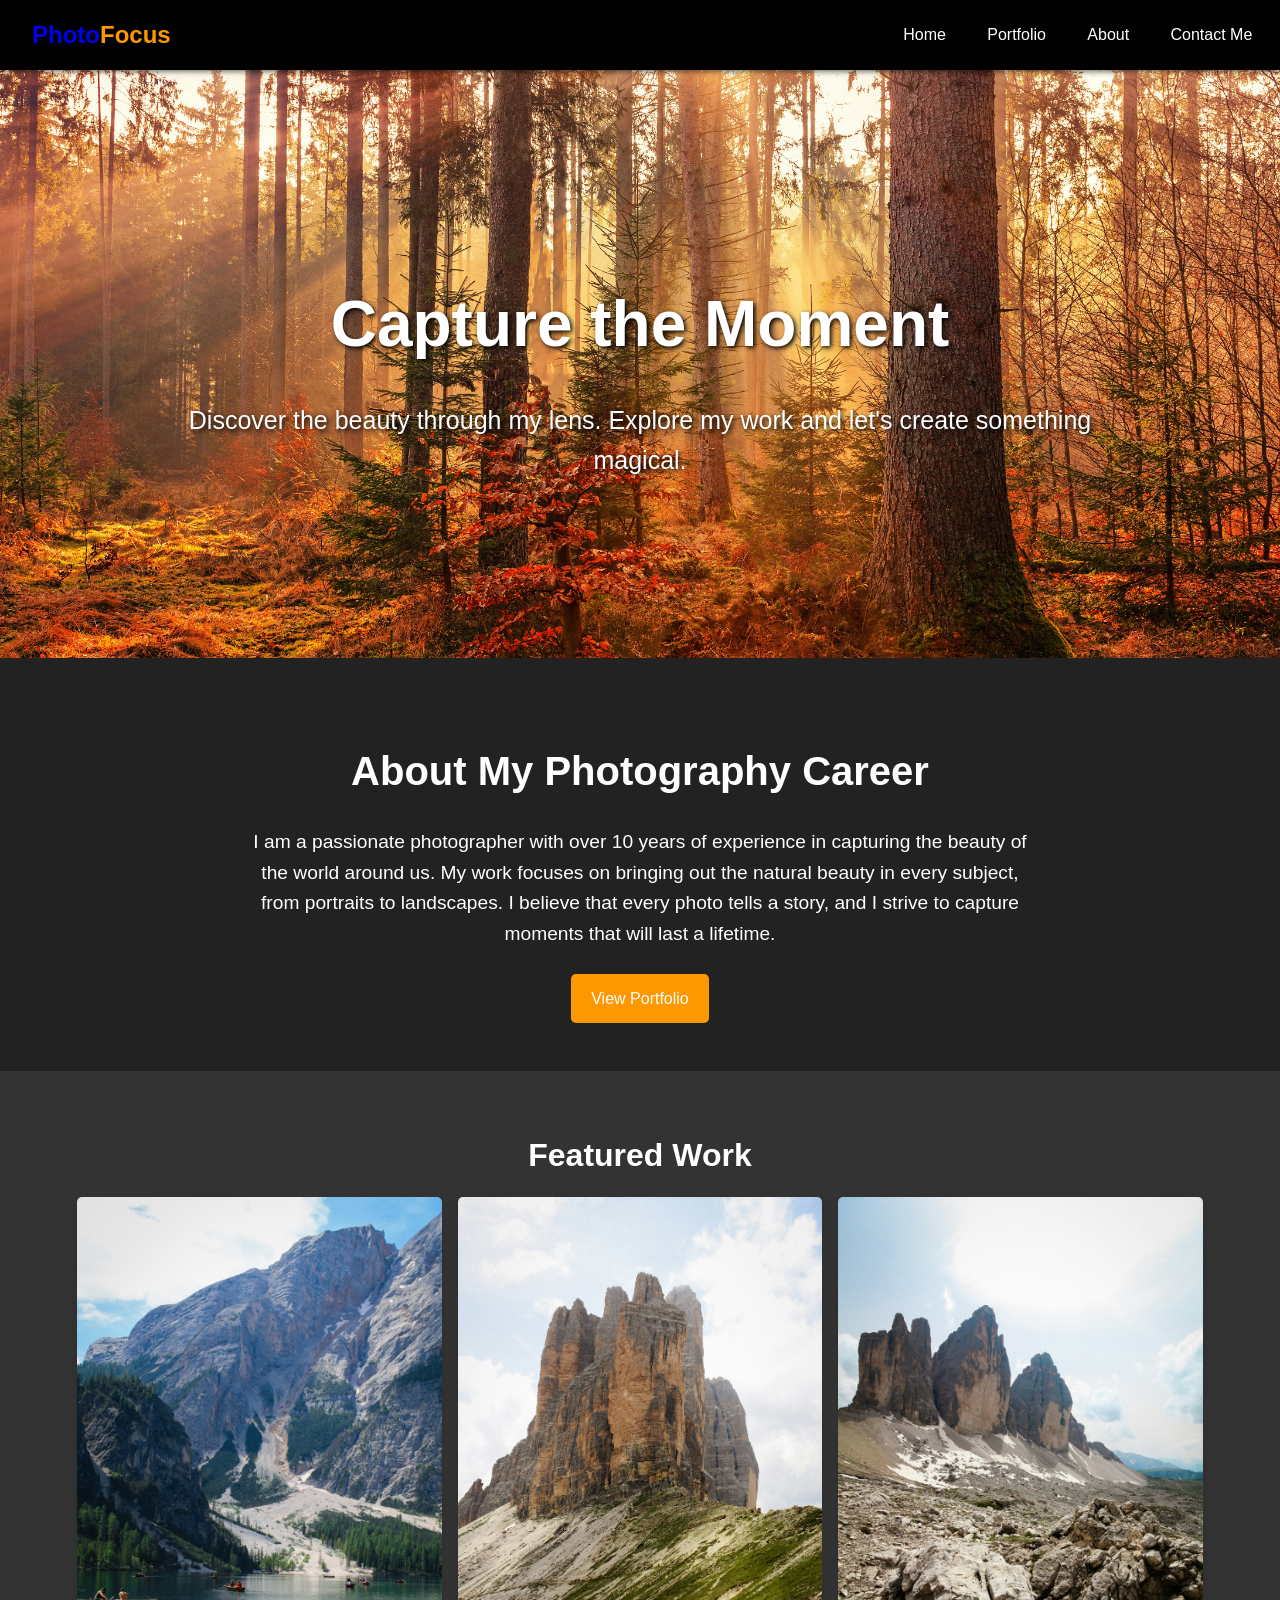
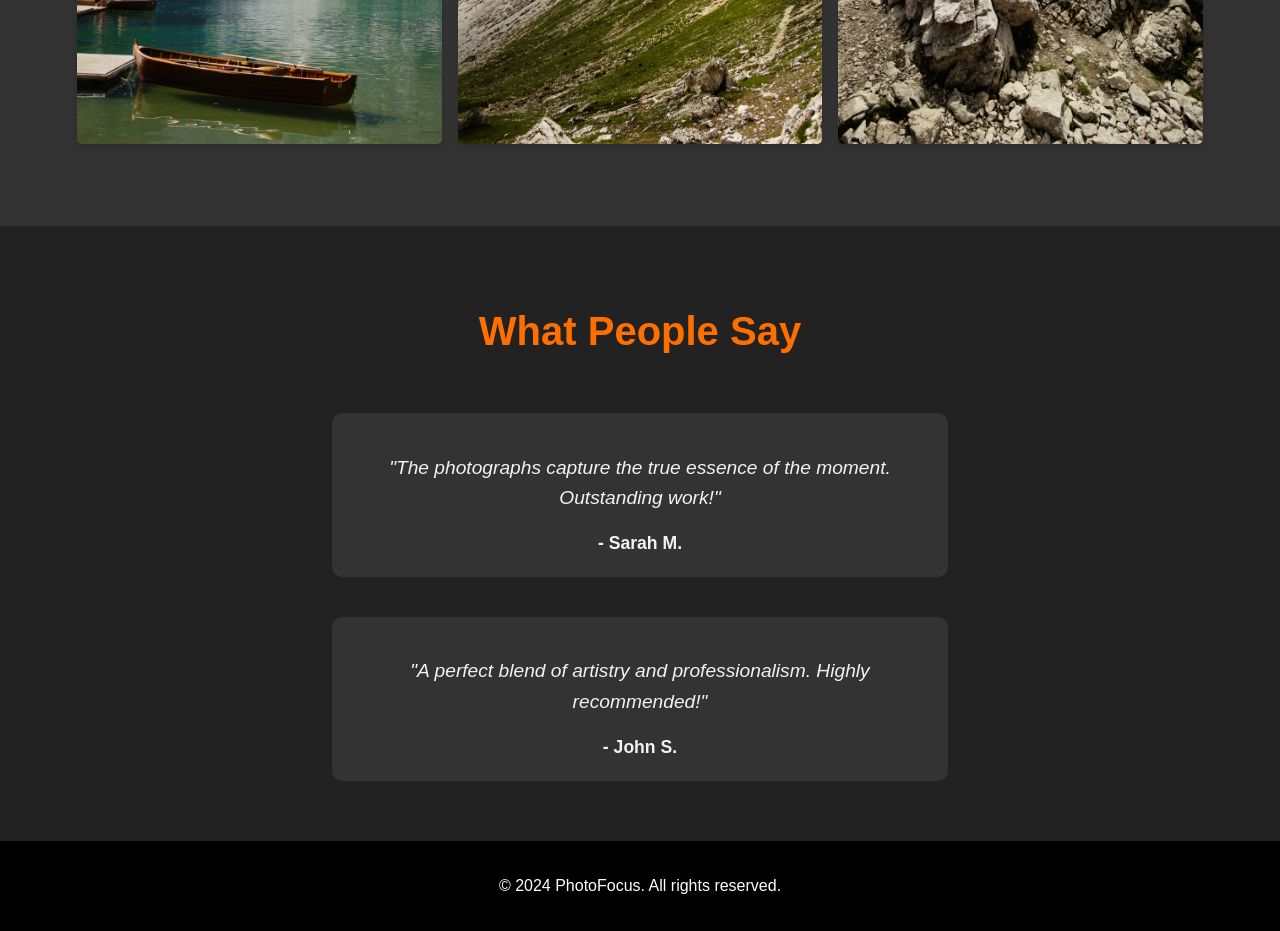
<file: index.html>
<!DOCTYPE html>
<html>
<head>
    <title>Photography Portfolio</title>
    <link rel="stylesheet" href="styles.css">
</head>
<body>
    <header>
        <a href="index.html" class="logo">  
            <div class="logo">Photo<span>Focus</span></div>
        </a>
        <nav>
          <ul>
            <li><a href="index.html" class="nav-btn">Home</a></li>
            <li><a href="portfolio.html" class="nav-btn">Portfolio</a></li>
            <li><a href="about.html" class="nav-btn">About</a></li>
            <li><a href="contact.html" class="nav-btn">Contact Me</a></li>
          </ul>
        </nav>
      </header>      

    <main>
        <!-- Hero Section -->
        <section class="hero">
            <h1>Capture the Moment</h1>
            <p>Discover the beauty through my lens. Explore my work and let's create something magical.</p>
        </section>

        <!-- About -->
        <section class="about-section">
            <div class="about-content">
                <h2>About My Photography Career</h2>
                <p>
                    I am a passionate photographer with over 10 years of experience in capturing
                    the beauty of the world around us. My work focuses on bringing out the natural
                    beauty in every subject, from portraits to landscapes. I believe that every photo tells
                    a story, and I strive to capture moments that will last a lifetime.
                </p>
                <a href="portfolio.html" class="view-portfolio-btn">View Portfolio</a>
            </div>
        </section>          

        <!-- Featured Work -->
        <section class="gallery-preview">
            <h2>Featured Work</h2>
            <div class="gallery">
                <img src="image1.jpg" alt="Landscape Photography">
                <img src="image2.jpg" alt="Portrait Photography">
                <img src="image3.jpg" alt="Urban Photography">
            </div>
        </section>

        <!-- Testimonials -->
        <section class="testimonials">
            <h2>What People Say</h2>
            <div class="testimonial">
                <p>"The photographs capture the true essence of the moment. Outstanding work!"</p>
                <span>- Sarah M.</span>
            </div>
            <div class="testimonial">
                <p>"A perfect blend of artistry and professionalism. Highly recommended!"</p>
                <span>- John S.</span>
            </div>
        </section>
    </main>

    <footer>
        <p>&copy; 2024 PhotoFocus. All rights reserved.</p>         
    </footer>
</body>
</html>
</file>
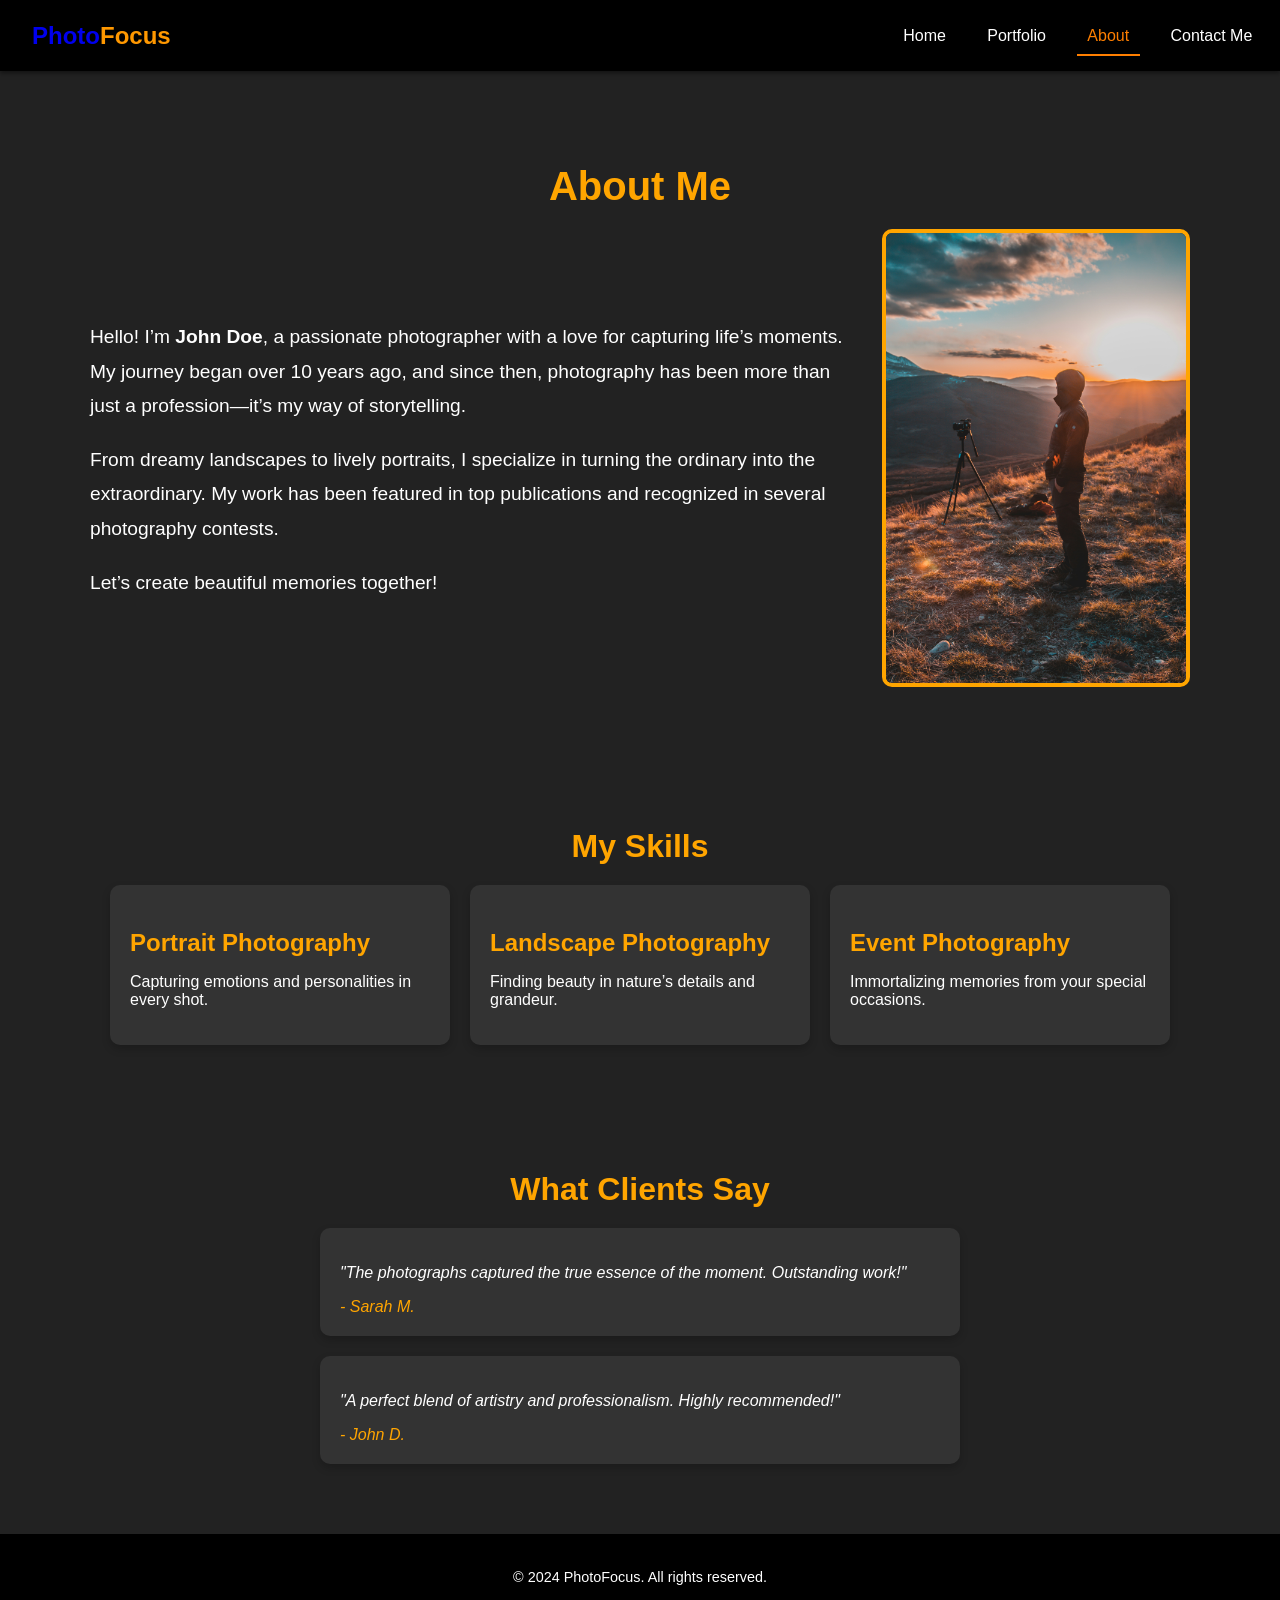
<file: about.html>
<!DOCTYPE html>
<html>
<head>
    <title>About Me</title>
    <link rel="stylesheet" href="about.css">
</head>
<body>
    <!-- Header Section -->
    <header>
        <a href="index.html" class="logo">
            <div class="logo">Photo<span>Focus</span></div>
        </a>
        <nav>
            <ul>
                <li><a href="index.html">Home</a></li>
                <li><a href="portfolio.html">Portfolio</a></li>
                <li><a href="about.html" class="active">About</a></li>
                <li><a href="contact.html">Contact Me</a></li>
            </ul>
        </nav>
    </header>

    <!-- About Section -->
    <section class="about-section">
        <div class="container">
            <h1>About Me</h1>
            <div class="about-content">
                <div class="about-text">
                    <p>Hello! I’m <strong>John Doe</strong>, a passionate photographer with a love for capturing life’s moments. My journey began over 10 years ago, and since then, photography has been more than just a profession—it’s my way of storytelling.</p>
                    <p>From dreamy landscapes to lively portraits, I specialize in turning the ordinary into the extraordinary. My work has been featured in top publications and recognized in several photography contests.</p>
                    <p>Let’s create beautiful memories together!</p>
                </div>
                <div class="about-image">
                    <img src="profile.jpg" alt="Photographer Profile">
                </div>
            </div>
        </div>
    </section>

    <!-- Skills Section -->
    <section class="skills-section">
        <div class="container">
            <h2>My Skills</h2>
            <div class="skills-grid">
                <div class="skill-card">
                    <h3>Portrait Photography</h3>
                    <p>Capturing emotions and personalities in every shot.</p>
                </div>
                <div class="skill-card">
                    <h3>Landscape Photography</h3>
                    <p>Finding beauty in nature’s details and grandeur.</p>
                </div>
                <div class="skill-card">
                    <h3>Event Photography</h3>
                    <p>Immortalizing memories from your special occasions.</p>
                </div>
            </div>
        </div>
    </section>

    <!-- Testimonials Section -->
    <section class="testimonials-section">
        <div class="container">
            <h2>What Clients Say</h2>
            <div class="testimonial">
                <p>"The photographs captured the true essence of the moment. Outstanding work!"</p>
                <span>- Sarah M.</span>
            </div>
            <div class="testimonial">
                <p>"A perfect blend of artistry and professionalism. Highly recommended!"</p>
                <span>- John D.</span>
            </div>
        </div>
    </section>

    <!-- Footer -->
    <footer>
        <p>&copy; 2024 PhotoFocus. All rights reserved.</p>
    </footer>
</body>
</html>
</file>
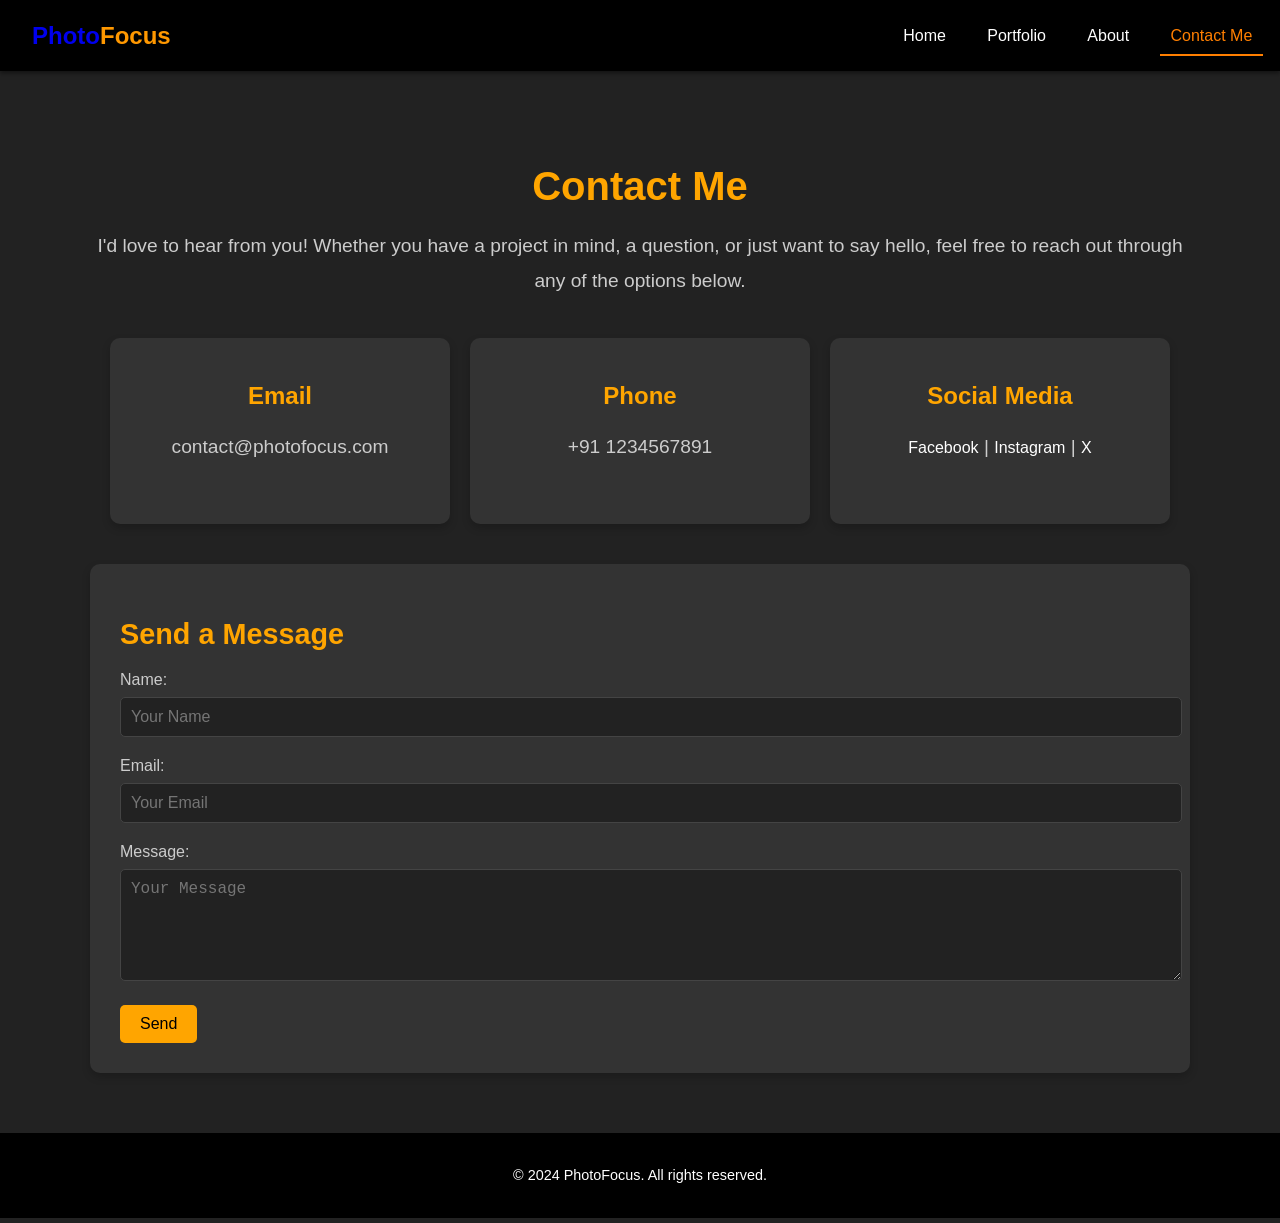
<file: contact.html>
<!DOCTYPE html>
<html>
<head>
    <title>Contact Me</title>
    <link rel="stylesheet" href="contact.css">
</head>
<body>
    <!-- Header Section -->
    <header>
        <a href="index.html" class="logo">
            <div class="logo">Photo<span>Focus</span></div>
        </a>
        <nav>
            <ul>
                <li><a href="index.html">Home</a></li>
                <li><a href="portfolio.html">Portfolio</a></li>
                <li><a href="about.html" >About</a></li>
                <li><a href="contact.html" class="active">Contact Me</a></li>
            </ul>
        </nav>
    </header>

    <!-- Contact Section -->
    <section class="contact-section">
        <div class="container">
            <h1>Contact Me</h1>
            <p>I'd love to hear from you! Whether you have a project in mind, a question, or just want to say hello, feel free to reach out through any of the options below.</p>
            
            <div class="contact-info">
                <div class="contact-card">
                    <h3>Email</h3>
                    <p>contact@photofocus.com</p>
                </div>
                <div class="contact-card">
                    <h3>Phone</h3>
                    <p>+91 1234567891</p>
                </div>
                <div class="contact-card">
                    <h3>Social Media</h3>
                    <p>
                        <a href="https://www.facebook.com/" target="_blank">Facebook</a> | 
                        <a href="https://www.instagram.com/" target="_blank">Instagram</a> | 
                        <a href="https://x.com/" target="_blank">X</a>
                    </p>
                </div>
            </div>
            
            <form class="contact-form">
                <h2>Send a Message</h2>
                <div class="form-group">
                    <label for="name">Name:</label>
                    <input type="text" id="name" name="name" placeholder="Your Name" required>
                </div>
                <div class="form-group">
                    <label for="email">Email:</label>
                    <input type="email" id="email" name="email" placeholder="Your Email" required>
                </div>
                <div class="form-group">
                    <label for="message">Message:</label>
                    <textarea id="message" name="message" placeholder="Your Message" rows="5" required></textarea>
                </div>
                <button type="submit">Send</button>
            </form>
        </div>
    </section>

    <!-- Footer -->
    <footer>
        <p>&copy; 2024 PhotoFocus. All rights reserved.</p>
    </footer>
</body>
</html>
</file>
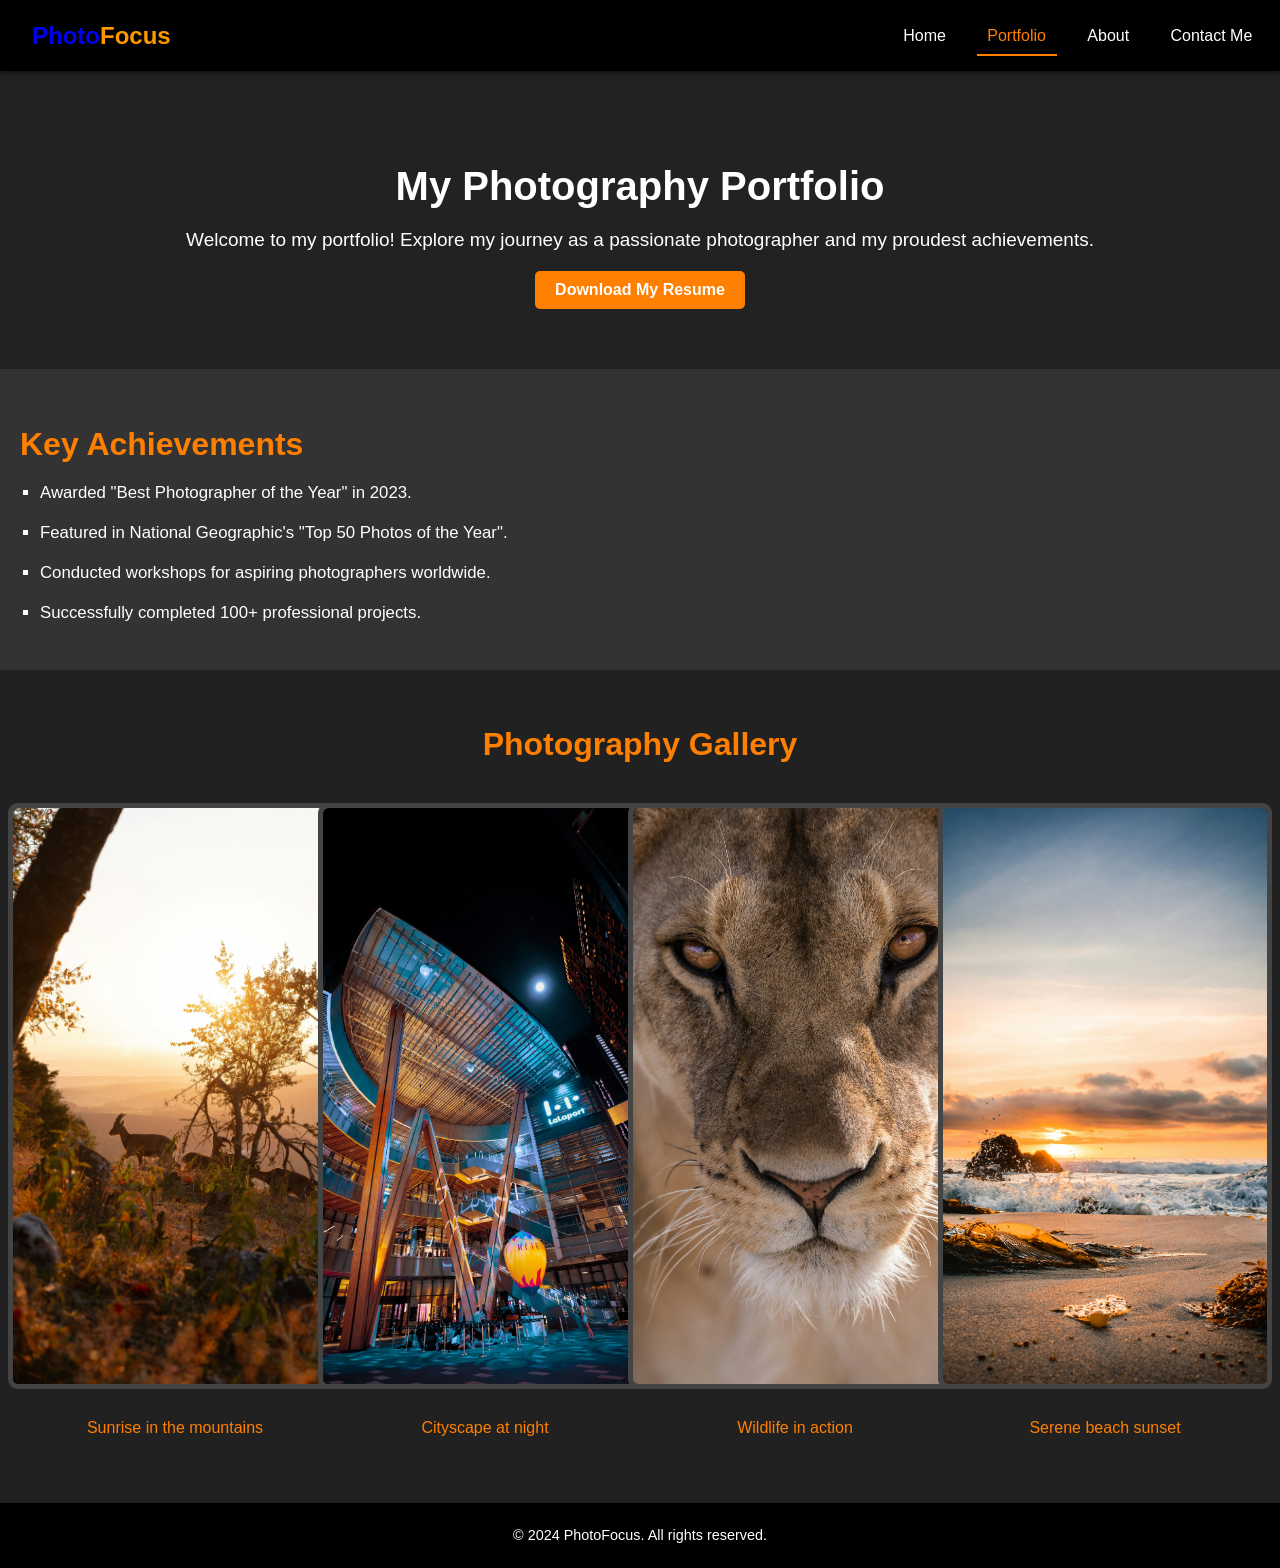
<file: portfolio.html>
<!DOCTYPE html>
<html>
<head>
    <title>Portfolio</title>
    <link rel="stylesheet" href="portfolio.css">
</head>
<body>
    <header>
        <a href="index.html" class="logo">
            <div class="logo">Photo<span>Focus</span></div>
        </a>
        <nav>
            <ul>
                <li><a href="index.html">Home</a></li>
                <li><a href="portfolio.html" class="active">Portfolio</a></li>
                <li><a href="about.html">About</a></li>
                <li><a href="contact.html">Contact Me</a></li>
            </ul>
        </nav>
    </header>

    <main>
        <section class="intro">
            <h1>My Photography Portfolio</h1>
            <p>Welcome to my portfolio! Explore my journey as a passionate photographer and my proudest achievements.</p>
            <a href="resume.pdf" class="btn" target="_blank">Download My Resume</a>
        </section>

        <section class="achievements">
            <h2>Key Achievements</h2>
            <ul>
                <li>Awarded "Best Photographer of the Year" in 2023.</li><br>
                <li>Featured in National Geographic's "Top 50 Photos of the Year".</li><br>
                <li>Conducted workshops for aspiring photographers worldwide.</li><br>
                <li>Successfully completed 100+ professional projects.</li>
            </ul>
        </section>

        <section class="gallery">
            <h2>Photography Gallery</h2>
            <div class="photo-grid">
                <div class="photo">
                    <img src="photo1.jpg" alt="Sunrise in the mountains">
                    <p>Sunrise in the mountains</p>
                </div>
                <div class="photo">
                    <img src="photo2.jpg" alt="Cityscape at night">
                    <p>Cityscape at night</p>
                </div>
                <div class="photo">
                    <img src="photo3.jpg" alt="Wildlife in action">
                    <p>Wildlife in action</p>
                </div>
                <div class="photo">
                    <img src="photo4.jpg" alt="Serene beach sunset">
                    <p>Serene beach sunset</p>
                </div>
            </div>
        </section>
    </main>

    <footer>
        <p>&copy; 2024 PhotoFocus. All rights reserved.</p>
    </footer>
</body>
</html>
</file>
<file: styles.css>
/* General Styles */
body {
    font-family: Arial, Helvetica, sans-serif;
    margin: 0;
    padding: 0;
    line-height: 1.6;
    background: #333; 
    color: white; 
}


/* Header */
header {
    position: sticky;
    top: 0;
    z-index: 1000;
    display: flex;
    justify-content: space-between;
    align-items: center;
    padding: 15.8px 32px;
    background: #000000;
    color: #fffefe;
    box-shadow: 0 2px 5px #00000080;
}
header .logo {
    font-size: 24px;
    font-weight: bold;
}
header .logo span {
    color: #ff9800;
}
.logo {
    width: 120px; 
    height: auto; 
    display: inline-block;
    cursor: pointer;
}
a:visited {
    color: inherit; 
}
header nav ul {
    list-style: none;
    margin: 0;
    padding: 0;
    display: flex;
    margin-right: -15px;
}
header nav ul li {
    margin-left: 20px;
}
header nav ul li a {
    color: white;
    text-decoration: none;
    padding: 10px 10.7px;
}

.nav-btn:hover {
    color: #ff7f00; 
    border-bottom: 2px solid #ff7f00;
}

/* Hero Section */
.hero {
    text-align: center;
    padding: 150px;
    background-size: cover;
    background: url('hero-bg.jpg') no-repeat center center/cover;
    color: white;
    position: relative;
}
.hero h1 {
    font-size: 64px;
    margin-bottom: 16px;
    text-shadow: 2px 2px 5px #000000; 
}
.hero p {
    font-size: 25px;
    margin-bottom: 27.2px;
    text-shadow: 2px 2px 5px #000000;
}

/* About */
 .about-section {
    background-color: #222;
    padding: 48px 16px;
    text-align: center;
    color: white;
}

.about-content h2 {
    font-size: 40px;
    margin-bottom: 24px;
}

.about-content p {
    font-size: 19.2px;
    margin-bottom: 24px;
    line-height: 1.6;
    max-width: 800px;
    margin-left: auto;
    margin-right: auto;
}

.view-portfolio-btn {
    background-color: #ff9800;
    color: white;
    padding: 12px 20px;
    text-decoration: none;
    border-radius: 5px;
    transition: all 0.3s;
    display: inline-block;
}

.view-portfolio-btn:hover {
    background-color: #ff7f00;
    transform: scale(1.05);
}


/* Gallery */
.gallery-preview {
    padding: 32px;
    text-align: center;
}
.gallery-preview h2 {
    margin-bottom: 16px;
    font-size: 32px;
}
.gallery {
    display: flex;
    justify-content: center;
    gap: 16px;
}
.gallery img {
    width: 30%;
    border-radius: 5px;
    box-shadow: 0 4px 8px #00000023;
    transition: 0.3s ease-in-out;
}
.gallery img:hover {
    transform: scale(1.1);
    box-shadow: 0 8px 16px #00000045;
}

/* Testimonials */
.testimonials {
    background-color: #222;
    padding: 40px 0;
    text-align: center;
    color: #f2f2f2;
    margin-top: 50px;
}
.testimonials h2 {
    font-size: 40px;
    color: #ff6f00;
    margin-bottom: 30px;
    font-family: 'Arial', sans-serif;
}
.testimonial {
    display: inline-block;
    background-color: #333333;
    padding: 20px;
    margin: 20px;
    border-radius: 10px;
    width: 45%; 
}
.testimonial p {
    font-size: 19.2px;
    font-style: italic;
    margin-bottom: 15px;
}

.testimonial span {
    display: block;
    font-size: 17.6px;
    font-weight: bold;
}

/* Footer */
footer {
    text-align: center;
    padding: 16px;
    background: #000000;
    color: white;
}
</file>
<file: about.css>
/* General Body Styling */
body {
    margin: 0;
    font-family: Arial, sans-serif;
    color: #fff;
    background-color: #222;
}

/* Header Section */
header {
    position: sticky;
    top: 0;
    z-index: 1000;
    display: flex;
    justify-content: space-between;
    align-items: center;
    padding: 21.5px 17px;
    background: #000000;
    color: white;
    box-shadow: 0 2px 5px #00000080;
}

header .logo {
    font-size: 24px;
    font-weight: bold;
    margin-left: 7.5px;
}
header .logo span {
    color: #ff9800;
}
.logo {
    width: 120px; 
    height: auto; 
    display: inline-block;
    cursor: pointer;
}
a:visited {
    color: inherit; 
}

nav ul {
    list-style: none;
    margin: 0;
    padding: 0;
    display: flex;
}
nav ul li {
    margin-left: 20px;
}
nav ul li a {
    color: #ffffff;
    text-decoration: none;
    padding: 10px 10.7px;
    transition: all 0.3s;
}

nav ul li a:hover,
nav ul li a.active {
    color: #ff7f00;
    border-bottom: 2px solid #ff7f00;
}

/* About Section */
.about-section {
    padding: 60px 20px;
    text-align: center;
}

.about-section .container {
    max-width: 1100px;
    margin: 0 auto;
}

.about-section h1 {
    font-size: 40px;
    color: orange;
    margin-bottom: 20px;
}

.about-content {
    display: flex;
    flex-wrap: wrap;
    gap: 30px;
    align-items: center;
    justify-content: space-between;
}

.about-text {
    flex: 1;
    font-size: 19.2px;
    line-height: 1.8;
    text-align: left;
}

.about-image img {
    width: 300px;
    border-radius: 10px;
    border: 4px solid orange;
}

/* Skills Section */
.skills-section {
    padding: 50px 20px;
    background-color: #222;
}

.skills-section h2 {
    color: orange;
    font-size: 32px;
    margin-bottom: 20px;
    text-align: center;
}

.skills-grid {
    display: flex;
    flex-wrap: wrap;
    gap: 20px;
    justify-content: center;
}

.skill-card {
    background-color: #333;
    padding: 20px;
    border-radius: 10px;
    width: 300px;
    box-shadow: 0 4px 8px #00000033;
}

.skill-card h3 {
    color: orange;
    font-size: 24px;
    margin-bottom: 10px;
}

/* Testimonials Section */
.testimonials-section {
    padding: 50px 20px;
    background-color: #222;
}

.testimonials-section h2 {
    color: orange;
    font-size: 32px;
    margin-bottom: 20px;
    text-align: center;
}

.testimonial {
    background-color: #333;
    padding: 20px;
    border-radius: 10px;
    margin: 20px auto;
    max-width: 600px;
    box-shadow: 0 4px 8px #00000033;
    font-style: italic;
}

.testimonial span {
    display: block;
    margin-top: 10px;
    color: orange;
}

/* Footer */
footer {
    text-align: center;
    padding: 20px;
    background-color: #000;
    color: #fff;
    font-size: 14.4px;
}
</file>
<file: contact.css>
/* General Body Styling */
body {
    margin: 0;
    font-family: Arial, sans-serif;
    color: #fff;
    background-color: #222;
}

/* Header Section */
header {
    position: sticky;
    top: 0;
    z-index: 1000;
    display: flex;
    justify-content: space-between;
    align-items: center;
    padding: 21.5px 17px;
    background: #000000;
    color: white;
    box-shadow: 0 2px 5px #00000080;
}

header .logo {
    font-size: 24px;
    font-weight: bold;
    margin-left: 7.5px;
}
header .logo span {
    color: #ff9800;
}
.logo {
    width: 120px;
    height: auto;
    display: inline-block;
    cursor: pointer;
}
a:visited {
    color: inherit; 
}

nav ul {
    list-style: none;
    margin: 0;
    padding: 0;
    display: flex;
}
nav ul li {
    margin-left: 20px;
}
nav ul li a {
    color: #ffffff;
    text-decoration: none;
    padding: 10px 10.7px;
    transition: all 0.3s;
}

nav ul li a:hover,
nav ul li a.active {
    color: #ff7f00;
    border-bottom: 2px solid #ff7f00;
}

/* Contact Section */
.contact-section {
    padding: 60px 20px;
    text-align: center;
}

.contact-section .container {
    max-width: 1100px;
    margin: 0 auto;
}

.contact-section h1 {
    font-size: 40px;
    color: orange;
    margin-bottom: 20px;
}

.contact-section p {
    font-size: 19.2px;
    line-height: 1.8;
    margin-bottom: 40px;
    color: #ccc;
}

.contact-info {
    display: flex;
    flex-wrap: wrap;
    gap: 20px;
    justify-content: center;
}

.contact-card {
    background-color: #333;
    padding: 20px;
    border-radius: 10px;
    text-align: center;
    width: 300px;
    box-shadow: 0 4px 8px #00000033;
}

.contact-card h3 {
    color: orange;
    font-size: 24px;
    margin-bottom: 10px;
}

.contact-card p a {
    color: #fff;
    text-decoration: none;
    font-size: 16px;
}

.contact-card p a:hover {
    text-decoration: underline;
}

/* Contact Form */
.contact-form {
    margin-top: 40px;
    background-color: #333;
    padding: 30px;
    border-radius: 10px;
    box-shadow: 0 4px 8px #00000033;
    text-align: left;
}

.contact-form h2 {
    color: orange;
    font-size: 28.8px;
    margin-bottom: 20px;
}

.form-group {
    margin-bottom: 20px;
}

.form-group label {
    display: block;
    font-size: 16px;
    margin-bottom: 8px;
    color: #ccc;
}

.form-group input,
.form-group textarea {
    width: 100%;
    padding: 10px;
    font-size: 16px;
    border: 1px solid #444;
    border-radius: 5px;
    background-color: #222;
    color: #fff;
}

.form-group input:focus,
.form-group textarea:focus {
    outline: none;
    border-color: orange;
}

button {
    background-color: orange;
    color: #000;
    font-size: 16px;
    padding: 10px 20px;
    border: none;
    border-radius: 5px;
    cursor: pointer;
    transition: background-color 0.3s ease;
}

button:hover {
    background-color: #e69500;
}

/* Footer */
footer {
    text-align: center;
    padding: 20px;
    background-color: #000;
    color: #fff;
    font-size: 14.4px;
}
</file>
<file: portfolio.css>
/* General Styles */
body {
    margin: 0;
    font-family: Arial, sans-serif;
    background-color: #121212;
    color: #ffffff;
}

header {
    position: sticky;
    top: 0;
    z-index: 1000;
    display: flex;
    justify-content: space-between;
    align-items: center;
    padding: 21.5px 17px;
    background: #000000;
    color: white;
    box-shadow: 0 2px 5px #00000080;
}

header .logo {
    font-size: 24px;
    font-weight: bold;
    margin-left: 7.5px;
}
header .logo span {
    color: #ff9800;
}
.logo {
    width: 120px; 
    height: auto; 
    display: inline-block;
    cursor: pointer;
}
a:visited {
    color: inherit; 
}

nav ul {
    list-style: none;
    margin: 0;
    padding: 0;
    display: flex;
}

nav ul li {
    margin-left: 20px;
}

nav ul li a {
    color: #ffffff;
    text-decoration: none;
    padding: 10px 10.7px;
    transition: all 0.3s;
}

nav ul li a:hover,
nav ul li a.active {
    color: #ff7f00;
    border-bottom: 2px solid #ff7f00;   
}

/* Section Styles */
.intro {
    text-align: center;
    padding: 60px 20px;
    background-color: #222;
}

.intro h1 {
    font-size: 40px;
    margin-bottom: 20px;
}

.intro p {
    font-size: 19px;
    margin-bottom: 20px;
}

.intro .btn {
    display: inline-block;
    padding: 10px 20px;
    background-color: #ff7f00;
    color: #ffffff;
    text-decoration: none;
    border-radius: 5px;
    font-weight: bold;
    transition: all 0.3s;
}

.intro .btn:hover {
    background-color: #ff9933;
    transform: scale(1.05);
}

.achievements {
    padding: 30px 20px;
    background-color: #333;
}

.achievements h2 {
    font-size: 32px;
    margin-bottom: 20px;
    color: #ff7f00;
}

.achievements ul {
    font-size: 16.8px;
    list-style: square;
    padding-left: 20px;
}

.gallery {
    padding: 30px 20px;
    background-color: #212121;
}

.gallery h2 {
    font-size: 32px;
    margin-bottom: 20px;
    color: #ff7f00;
    text-align: center;
}

.photo-grid {
    display: grid;
    grid-template-columns: repeat(auto-fit, minmax(250px, 1fr));
}

.photo {
    display: flex;
    flex-wrap: wrap;
    gap: 20px;
    justify-content: center;
    padding: 20px;
}

.photo img {
    width: 324px;
    height: 576px;
    object-fit: cover;
    border: 5px solid #444;
    border-radius: 10px;
    transition: transform 0.3s ease, box-shadow 0.3s ease;
}

.photo img:hover {
    transform: scale(1.05);
    box-shadow: 0 8px 16px #000000;
}

.photo p {
    margin-top: 10px;
    font-size: 16px;
    color: #ff7f00;
}

/* Footer Styles */
footer {
    text-align: center;
    padding: 10px;
    background-color: #000000;
    color: #ffffff;
    font-size: 14.4px;
}
</file>
